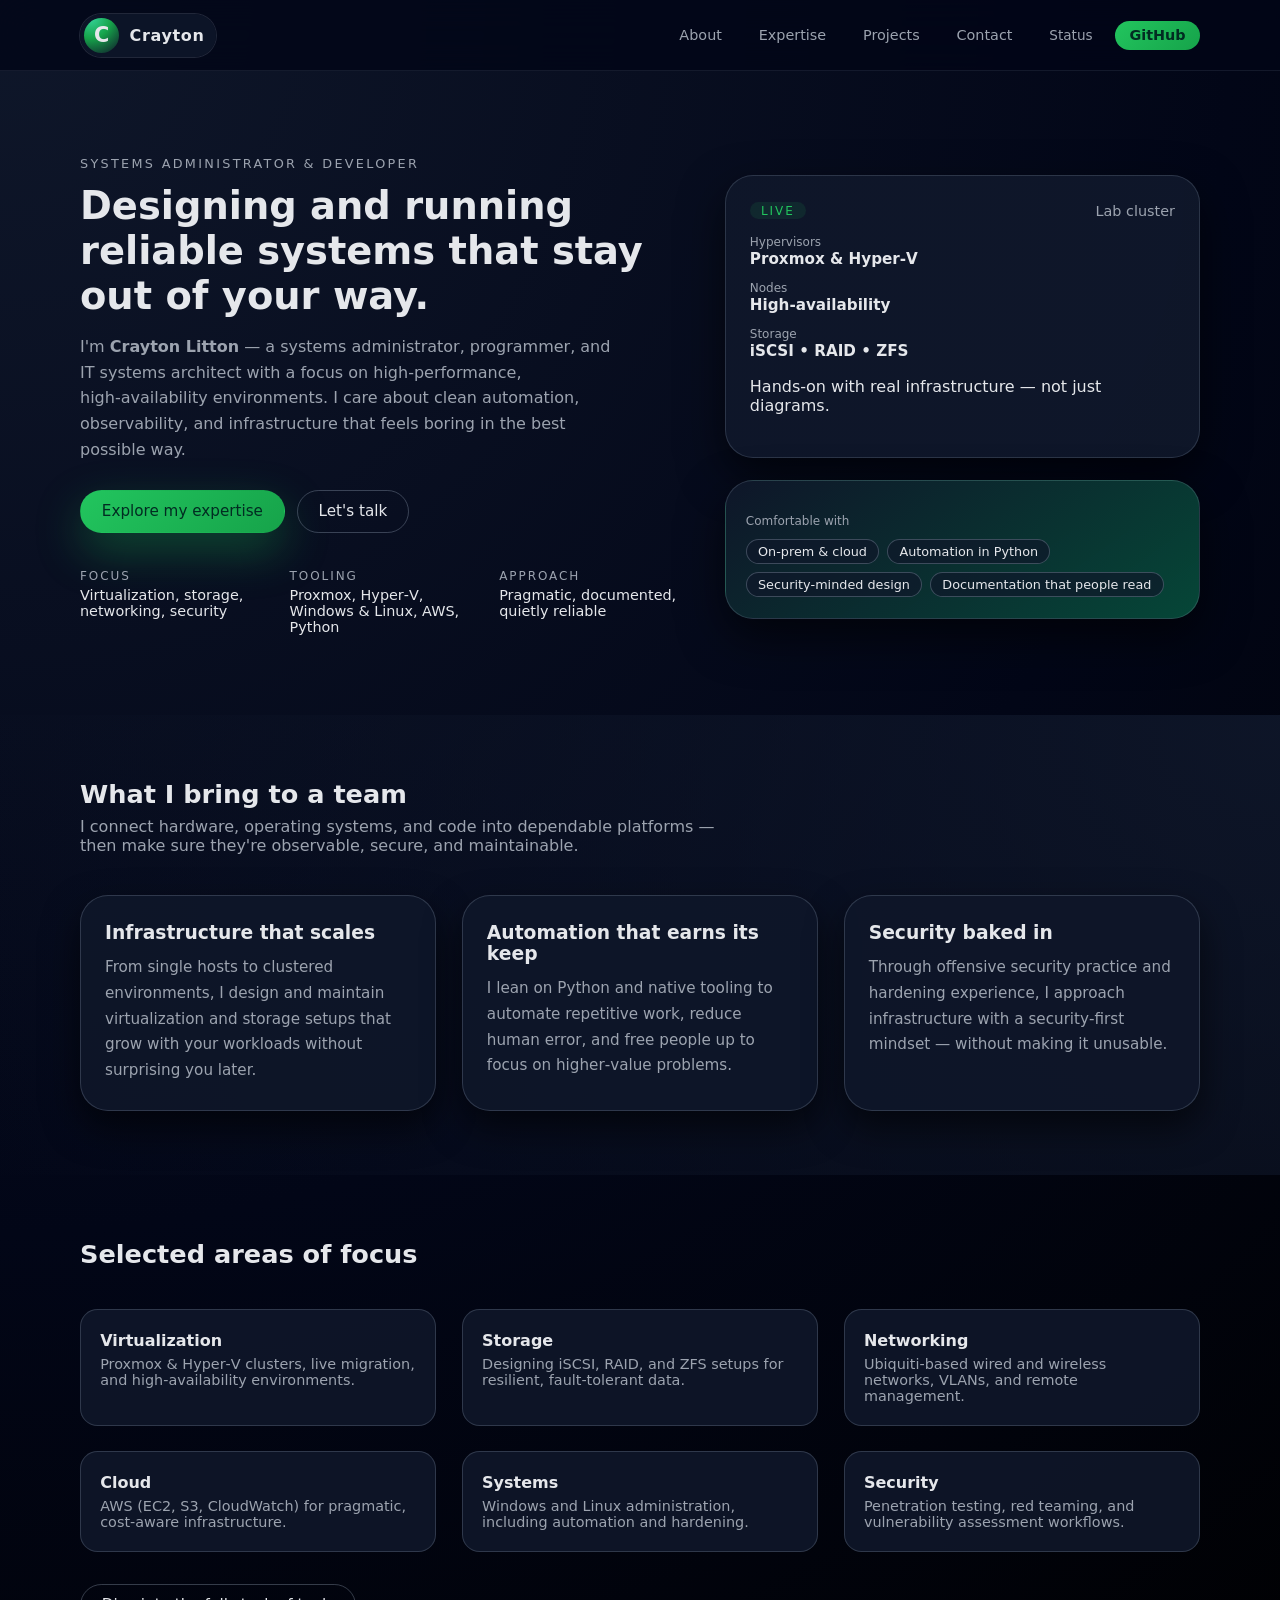
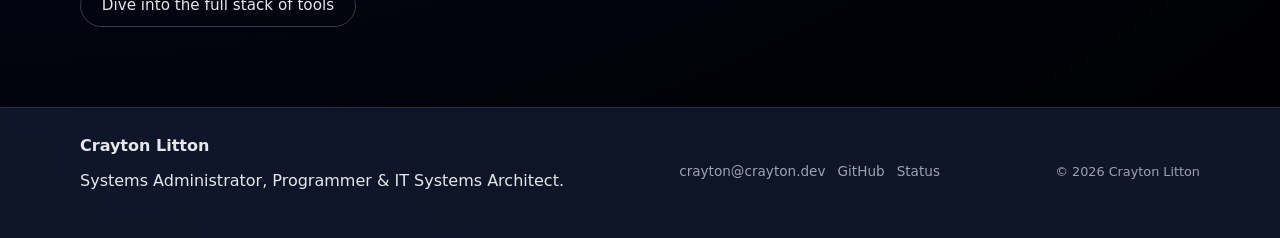
<file: index.html>
<!DOCTYPE html>
<html lang="en">
<head>
  <meta charset="UTF-8" />
  <meta name="viewport" content="width=device-width, initial-scale=1.0" />
  <title>Crayton Litton | Systems Administrator & Developer</title>
  <meta name="description" content="Portfolio of Crayton Litton, a systems administrator, programmer, and IT systems architect focused on reliable infrastructure and clean automation." />
  <link rel="stylesheet" href="assets/css/style.css" />
  <link rel="icon" type="image/svg+xml" href="data:image/svg+xml,%3Csvg xmlns='http://www.w3.org/2000/svg' viewBox='0 0 64 64'%3E%3Crect width='64' height='64' rx='12' fill='%230f172a'/%3E%3Ctext x='50%25' y='50%25' dy='.35em' text-anchor='middle' font-size='28' fill='%23e5e7eb' font-family='system-ui, -apple-system, BlinkMacSystemFont, sans-serif'%3EC%3C/text%3E%3C/svg%3E" />
</head>
<body>
  <div class="page-wrap">
    <header class="site-header">
      <div class="shell">
        <div class="header-inner">
          <a href="index.html" class="logo" aria-label="Go to home">
            <span class="logo-mark">C</span>
            <span class="logo-text">Crayton</span>
          </a>

          <button class="nav-toggle" aria-label="Toggle navigation" aria-expanded="false">
            <span></span>
            <span></span>
          </button>

          <nav class="site-nav" aria-label="Main navigation">
            <a href="about.html" class="nav-link">About</a>
            <a href="expertise.html" class="nav-link">Expertise</a>
            <a href="projects.html" class="nav-link">Projects</a>
            <a href="contact.html" class="nav-link">Contact</a>
            <a href="https://status.crayton.dev" class="nav-link nav-link--subtle" target="_blank" rel="noreferrer">Status</a>
            <a href="https://github.com/Crcoli7307" class="nav-link nav-link--button" target="_blank" rel="noreferrer">GitHub</a>
          </nav>
        </div>
      </div>
    </header>

    <main>
      <section class="hero-section">
        <div class="shell hero-grid">
          <div class="hero-copy">
            <p class="eyebrow">Systems Administrator & Developer</p>
            <h1>Designing and running reliable systems that stay out of your way.</h1>
            <p class="lead">
              I'm <strong>Crayton Litton</strong> — a systems administrator, programmer, and IT systems architect with a
              focus on high‑performance, high‑availability environments. I care about clean automation, observability,
              and infrastructure that feels boring in the best possible way.
            </p>

            <div class="hero-actions">
              <a href="expertise.html" class="button primary">Explore my expertise</a>
              <a href="contact.html" class="button ghost">Let's talk</a>
            </div>

            <dl class="hero-meta" aria-label="Highlights">
              <div>
                <dt>Focus</dt>
                <dd>Virtualization, storage, networking, security</dd>
              </div>
              <div>
                <dt>Tooling</dt>
                <dd>Proxmox, Hyper‑V, Windows & Linux, AWS, Python</dd>
              </div>
              <div>
                <dt>Approach</dt>
                <dd>Pragmatic, documented, quietly reliable</dd>
              </div>
            </dl>
          </div>

          <div class="hero-panel" aria-hidden="true">
            <div class="hero-card">
              <header>
                <span class="pill pill-green">Live</span>
                <span class="hero-card-title">Lab cluster</span>
              </header>
              <ul class="hero-metrics">
                <li>
                  <span>Hypervisors</span>
                  <strong>Proxmox & Hyper‑V</strong>
                </li>
                <li>
                  <span>Nodes</span>
                  <strong>High‑availability</strong>
                </li>
                <li>
                  <span>Storage</span>
                  <strong>iSCSI • RAID • ZFS</strong>
                </li>
              </ul>
              <footer>
                <p>Hands‑on with real infrastructure — not just diagrams.</p>
              </footer>
            </div>

            <div class="hero-card secondary">
              <p class="small-label">Comfortable with</p>
              <ul class="tag-list">
                <li>On‑prem & cloud</li>
                <li>Automation in Python</li>
                <li>Security‑minded design</li>
                <li>Documentation that people read</li>
              </ul>
            </div>
          </div>
        </div>
      </section>

      <section class="section section--muted">
        <div class="shell">
          <header class="section-header">
            <h2>What I bring to a team</h2>
            <p>
              I connect hardware, operating systems, and code into dependable platforms — then make sure they're
              observable, secure, and maintainable.
            </p>
          </header>

          <div class="grid-3">
            <article class="card">
              <h3>Infrastructure that scales</h3>
              <p>
                From single hosts to clustered environments, I design and maintain virtualization and storage setups
                that grow with your workloads without surprising you later.
              </p>
            </article>

            <article class="card">
              <h3>Automation that earns its keep</h3>
              <p>
                I lean on Python and native tooling to automate repetitive work, reduce human error, and free people up
                to focus on higher‑value problems.
              </p>
            </article>

            <article class="card">
              <h3>Security baked in</h3>
              <p>
                Through offensive security practice and hardening experience, I approach infrastructure with a
                security‑first mindset — without making it unusable.
              </p>
            </article>
          </div>
        </div>
      </section>

      <section class="section">
        <div class="shell">
          <header class="section-header">
            <h2>Selected areas of focus</h2>
          </header>

          <div class="grid-3">
            <article class="mini-card">
              <h3>Virtualization</h3>
              <p>Proxmox & Hyper‑V clusters, live migration, and high‑availability environments.</p>
            </article>
            <article class="mini-card">
              <h3>Storage</h3>
              <p>Designing iSCSI, RAID, and ZFS setups for resilient, fault‑tolerant data.</p>
            </article>
            <article class="mini-card">
              <h3>Networking</h3>
              <p>Ubiquiti‑based wired and wireless networks, VLANs, and remote management.</p>
            </article>
            <article class="mini-card">
              <h3>Cloud</h3>
              <p>AWS (EC2, S3, CloudWatch) for pragmatic, cost‑aware infrastructure.</p>
            </article>
            <article class="mini-card">
              <h3>Systems</h3>
              <p>Windows and Linux administration, including automation and hardening.</p>
            </article>
            <article class="mini-card">
              <h3>Security</h3>
              <p>Penetration testing, red teaming, and vulnerability assessment workflows.</p>
            </article>
          </div>

          <div class="section-cta">
            <a href="expertise.html" class="button ghost">Dive into the full stack of tools</a>
          </div>
        </div>
      </section>
    </main>

    <footer class="site-footer">
      <div class="shell footer-inner">
        <div>
          <p class="footer-title">Crayton Litton</p>
          <p>Systems Administrator, Programmer & IT Systems Architect.</p>
        </div>
        <div class="footer-links">
          <a href="mailto:crayton@crayton.dev">crayton@crayton.dev</a>
          <a href="https://github.com/Crcoli7307" target="_blank" rel="noreferrer">GitHub</a>
          <a href="https://status.crayton.dev" target="_blank" rel="noreferrer">Status</a>
        </div>
        <p class="footer-meta">&copy; <span id="year"></span> Crayton Litton</p>
      </div>
    </footer>
  </div>

  <script src="assets/js/main.js" defer></script>
</body>
</html>
</file>
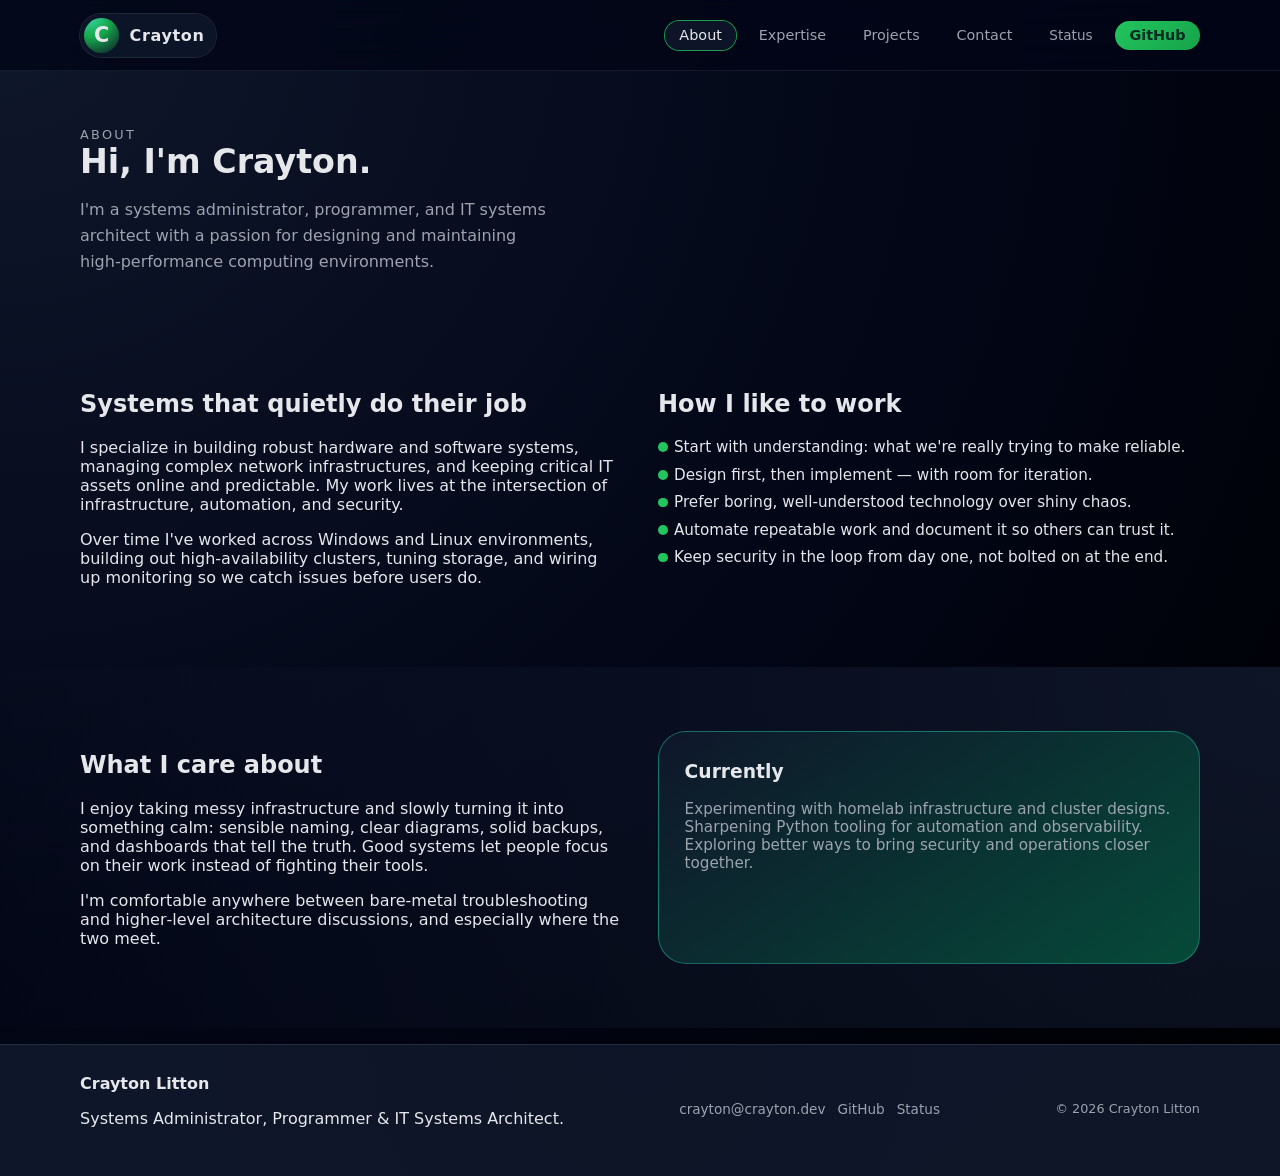
<file: about.html>
<!DOCTYPE html>
<html lang="en">
<head>
  <meta charset="UTF-8" />
  <meta name="viewport" content="width=device-width, initial-scale=1.0" />
  <title>About | Crayton Litton</title>
  <meta name="description" content="Learn more about systems administrator and developer Crayton Litton and his approach to infrastructure and automation." />
  <link rel="stylesheet" href="assets/css/style.css" />
</head>
<body>
  <div class="page-wrap">
    <header class="site-header">
      <div class="shell">
        <div class="header-inner">
          <a href="index.html" class="logo" aria-label="Go to home">
            <span class="logo-mark">C</span>
            <span class="logo-text">Crayton</span>
          </a>

          <button class="nav-toggle" aria-label="Toggle navigation" aria-expanded="false">
            <span></span>
            <span></span>
          </button>

          <nav class="site-nav" aria-label="Main navigation">
            <a href="about.html" class="nav-link nav-link--active">About</a>
            <a href="expertise.html" class="nav-link">Expertise</a>
            <a href="projects.html" class="nav-link">Projects</a>
            <a href="contact.html" class="nav-link">Contact</a>
            <a href="https://status.crayton.dev" class="nav-link nav-link--subtle" target="_blank" rel="noreferrer">Status</a>
            <a href="https://github.com/Crcoli7307" class="nav-link nav-link--button" target="_blank" rel="noreferrer">GitHub</a>
          </nav>
        </div>
      </div>
    </header>

    <main>
      <section class="page-hero">
        <div class="shell">
          <p class="eyebrow">About</p>
          <h1>Hi, I'm Crayton.</h1>
          <p class="lead narrow">
            I'm a systems administrator, programmer, and IT systems architect with a passion for designing and
            maintaining high‑performance computing environments.
          </p>
        </div>
      </section>

      <section class="section">
        <div class="shell grid-2">
          <article>
            <h2>Systems that quietly do their job</h2>
            <p>
              I specialize in building robust hardware and software systems, managing complex network infrastructures,
              and keeping critical IT assets online and predictable. My work lives at the intersection of
              infrastructure, automation, and security.
            </p>
            <p>
              Over time I've worked across Windows and Linux environments, building out high‑availability clusters,
              tuning storage, and wiring up monitoring so we catch issues before users do.
            </p>
          </article>

          <article>
            <h2>How I like to work</h2>
            <ul class="checklist">
              <li>Start with understanding: what we're really trying to make reliable.</li>
              <li>Design first, then implement — with room for iteration.</li>
              <li>Prefer boring, well‑understood technology over shiny chaos.</li>
              <li>Automate repeatable work and document it so others can trust it.</li>
              <li>Keep security in the loop from day one, not bolted on at the end.</li>
            </ul>
          </article>
        </div>
      </section>

      <section class="section section--muted">
        <div class="shell grid-2">
          <article>
            <h2>What I care about</h2>
            <p>
              I enjoy taking messy infrastructure and slowly turning it into something calm: sensible naming, clear
              diagrams, solid backups, and dashboards that tell the truth. Good systems let people focus on their work
              instead of fighting their tools.
            </p>
            <p>
              I'm comfortable anywhere between bare‑metal troubleshooting and higher‑level architecture discussions,
              and especially where the two meet.
            </p>
          </article>

          <aside class="callout">
            <h3>Currently</h3>
            <ul class="plain-list">
              <li>Experimenting with homelab infrastructure and cluster designs.</li>
              <li>Sharpening Python tooling for automation and observability.</li>
              <li>Exploring better ways to bring security and operations closer together.</li>
            </ul>
          </aside>
        </div>
      </section>
    </main>

    <footer class="site-footer">
      <div class="shell footer-inner">
        <div>
          <p class="footer-title">Crayton Litton</p>
          <p>Systems Administrator, Programmer & IT Systems Architect.</p>
        </div>
        <div class="footer-links">
          <a href="mailto:crayton@crayton.dev">crayton@crayton.dev</a>
          <a href="https://github.com/Crcoli7307" target="_blank" rel="noreferrer">GitHub</a>
          <a href="https://status.crayton.dev" target="_blank" rel="noreferrer">Status</a>
        </div>
        <p class="footer-meta">&copy; <span id="year"></span> Crayton Litton</p>
      </div>
    </footer>
  </div>

  <script src="assets/js/main.js" defer></script>
</body>
</html>
</file>
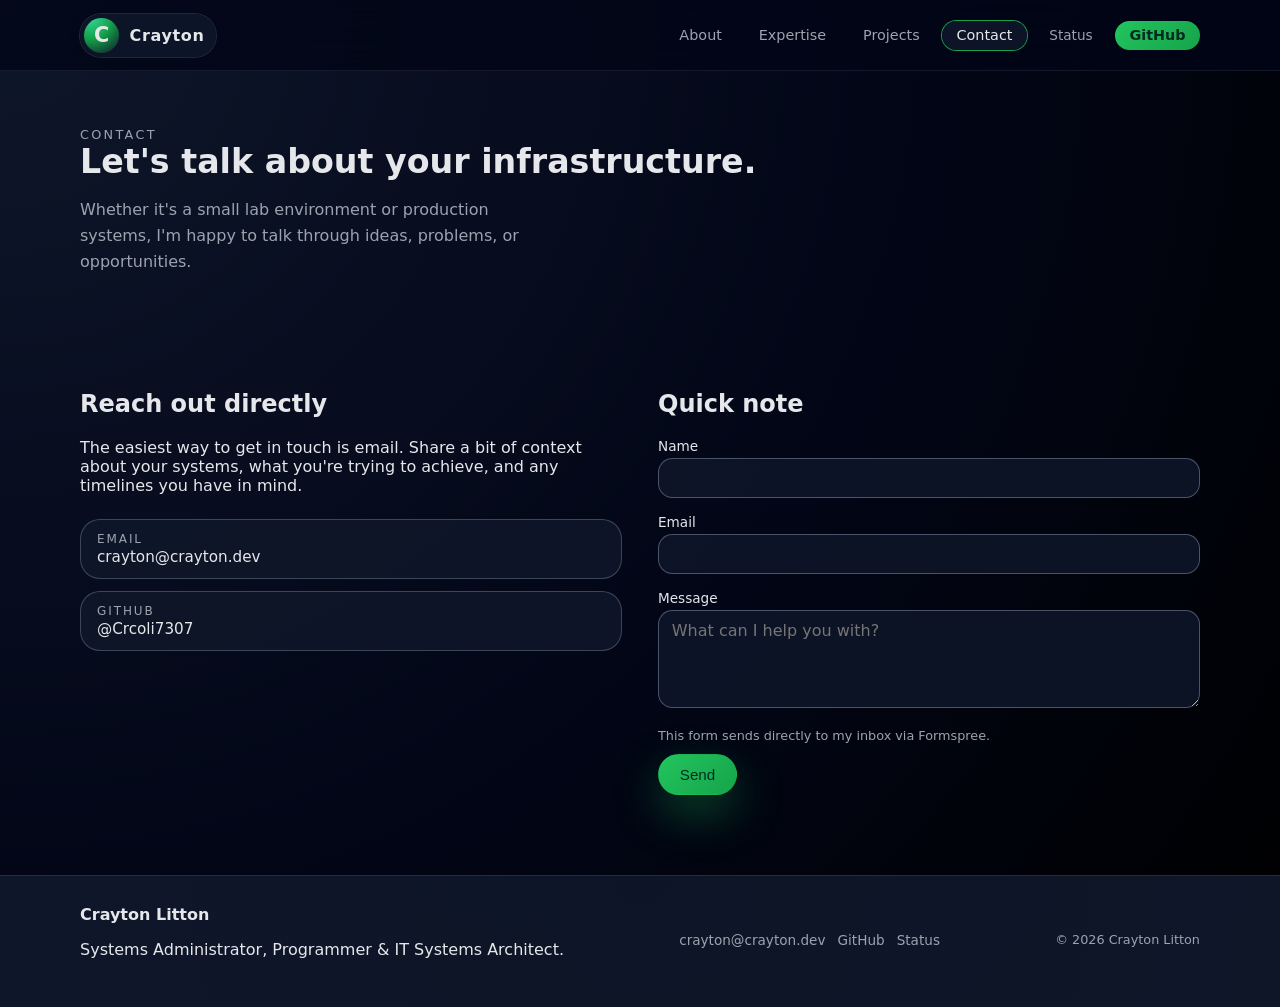
<file: contact.html>
<!DOCTYPE html>
<html lang="en">
<head>
  <meta charset="UTF-8" />
  <meta name="viewport" content="width=device-width, initial-scale=1.0" />
  <title>Contact | Crayton Litton</title>
  <meta name="description" content="Get in touch with systems administrator and developer Crayton Litton." />
  <link rel="stylesheet" href="assets/css/style.css" />
</head>
<body>
  <div class="page-wrap">
    <header class="site-header">
      <div class="shell">
        <div class="header-inner">
          <a href="index.html" class="logo" aria-label="Go to home">
            <span class="logo-mark">C</span>
            <span class="logo-text">Crayton</span>
          </a>

          <button class="nav-toggle" aria-label="Toggle navigation" aria-expanded="false">
            <span></span>
            <span></span>
          </button>

          <nav class="site-nav" aria-label="Main navigation">
            <a href="about.html" class="nav-link">About</a>
            <a href="expertise.html" class="nav-link">Expertise</a>
            <a href="projects.html" class="nav-link">Projects</a>
            <a href="contact.html" class="nav-link nav-link--active">Contact</a>
            <a href="https://status.crayton.dev" class="nav-link nav-link--subtle" target="_blank" rel="noreferrer">Status</a>
            <a href="https://github.com/Crcoli7307" class="nav-link nav-link--button" target="_blank" rel="noreferrer">GitHub</a>
          </nav>
        </div>
      </div>
    </header>

    <main>
      <section class="page-hero">
        <div class="shell">
          <p class="eyebrow">Contact</p>
          <h1>Let's talk about your infrastructure.</h1>
          <p class="lead narrow">
            Whether it's a small lab environment or production systems, I'm happy to talk through ideas, problems, or
            opportunities.
          </p>
        </div>
      </section>

      <section class="section">
        <div class="shell grid-2 contact-grid">
          <article>
            <h2>Reach out directly</h2>
            <p>
              The easiest way to get in touch is email. Share a bit of context about your systems, what you're trying to
              achieve, and any timelines you have in mind.
            </p>
            <div class="contact-methods">
              <a class="contact-chip" href="mailto:crayton@crayton.dev">
                <span class="chip-label">Email</span>
                <span class="chip-value">crayton@crayton.dev</span>
              </a>
              <a class="contact-chip" href="https://github.com/Crcoli7307" target="_blank" rel="noreferrer">
                <span class="chip-label">GitHub</span>
                <span class="chip-value">@Crcoli7307</span>
              </a>
            </div>
          </article>

          <article>
            <h2>Quick note</h2>
            <!-- Formspree-wired form -->
            <form
              class="contact-form"
              id="contact-form"
              action="https://formspree.io/f/xvgjzgrz"
              method="POST"
            >
              <div class="field">
                <label for="name">Name</label>
                <input type="text" id="name" name="name" autocomplete="name" />
              </div>
              <div class="field">
                <label for="email">Email</label>
                <!-- Formspree expects name="email" -->
                <input type="email" id="email" name="email" autocomplete="email" required />
              </div>
              <div class="field">
                <label for="message">Message</label>
                <!-- Formspree example uses name="message" -->
                <textarea id="message" name="message" rows="4" placeholder="What can I help you with?" required></textarea>
              </div>
              <p class="form-note">This form sends directly to my inbox via Formspree.</p>
              <button type="submit" class="button primary">Send</button>
            </form>
          </article>
        </div>
      </section>
    </main>

    <footer class="site-footer">
      <div class="shell footer-inner">
        <div>
          <p class="footer-title">Crayton Litton</p>
          <p>Systems Administrator, Programmer & IT Systems Architect.</p>
        </div>
        <div class="footer-links">
          <a href="mailto:crayton@crayton.dev">crayton@crayton.dev</a>
          <a href="https://github.com/Crcoli7307" target="_blank" rel="noreferrer">GitHub</a>
          <a href="https://status.crayton.dev" target="_blank" rel="noreferrer">Status</a>
        </div>
        <p class="footer-meta">&copy; <span id="year"></span> Crayton Litton</p>
      </div>
    </footer>
  </div>

  <script src="assets/js/main.js" defer></script>
</body>
</html>
</file>
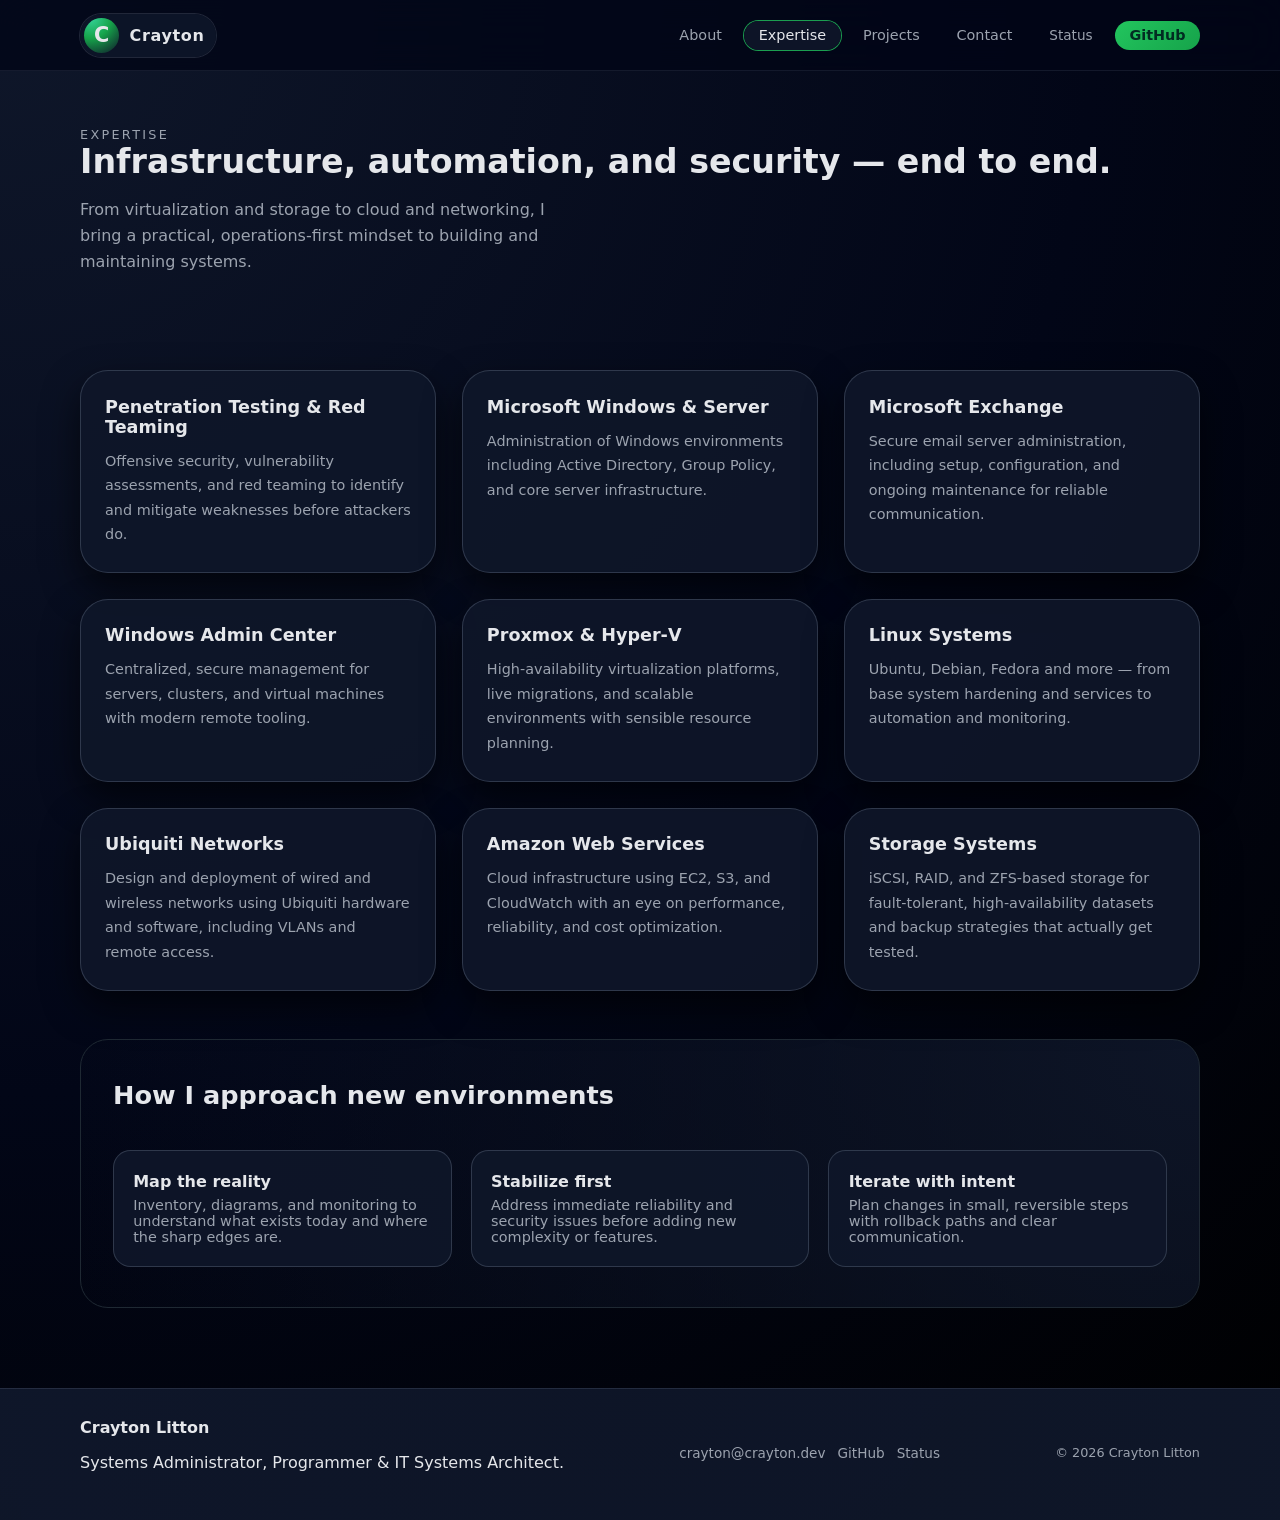
<file: expertise.html>
<!DOCTYPE html>
<html lang="en">
<head>
  <meta charset="UTF-8" />
  <meta name="viewport" content="width=device-width, initial-scale=1.0" />
  <title>Expertise | Crayton Litton</title>
  <meta name="description" content="Explore the technical expertise of systems administrator and developer Crayton Litton across virtualization, storage, networking, cloud, and security." />
  <link rel="stylesheet" href="assets/css/style.css" />
</head>
<body>
  <div class="page-wrap">
    <header class="site-header">
      <div class="shell">
        <div class="header-inner">
          <a href="index.html" class="logo" aria-label="Go to home">
            <span class="logo-mark">C</span>
            <span class="logo-text">Crayton</span>
          </a>

          <button class="nav-toggle" aria-label="Toggle navigation" aria-expanded="false">
            <span></span>
            <span></span>
          </button>

          <nav class="site-nav" aria-label="Main navigation">
            <a href="about.html" class="nav-link">About</a>
            <a href="expertise.html" class="nav-link nav-link--active">Expertise</a>
            <a href="projects.html" class="nav-link">Projects</a>
            <a href="contact.html" class="nav-link">Contact</a>
            <a href="https://status.crayton.dev" class="nav-link nav-link--subtle" target="_blank" rel="noreferrer">Status</a>
            <a href="https://github.com/Crcoli7307" class="nav-link nav-link--button" target="_blank" rel="noreferrer">GitHub</a>
          </nav>
        </div>
      </div>
    </header>

    <main>
      <section class="page-hero">
        <div class="shell">
          <p class="eyebrow">Expertise</p>
          <h1>Infrastructure, automation, and security — end to end.</h1>
          <p class="lead narrow">
            From virtualization and storage to cloud and networking, I bring a practical, operations‑first mindset to
            building and maintaining systems.
          </p>
        </div>
      </section>

      <section class="section">
        <div class="shell">
          <div class="grid-3">
            <article class="card skill">
              <h2>Penetration Testing & Red Teaming</h2>
              <p>
                Offensive security, vulnerability assessments, and red teaming to identify and mitigate weaknesses before
                attackers do.
              </p>
            </article>

            <article class="card skill">
              <h2>Microsoft Windows & Server</h2>
              <p>
                Administration of Windows environments including Active Directory, Group Policy, and core server
                infrastructure.
              </p>
            </article>

            <article class="card skill">
              <h2>Microsoft Exchange</h2>
              <p>
                Secure email server administration, including setup, configuration, and ongoing maintenance for reliable
                communication.
              </p>
            </article>

            <article class="card skill">
              <h2>Windows Admin Center</h2>
              <p>
                Centralized, secure management for servers, clusters, and virtual machines with modern remote tooling.
              </p>
            </article>

            <article class="card skill">
              <h2>Proxmox & Hyper‑V</h2>
              <p>
                High‑availability virtualization platforms, live migrations, and scalable environments with sensible
                resource planning.
              </p>
            </article>

            <article class="card skill">
              <h2>Linux Systems</h2>
              <p>
                Ubuntu, Debian, Fedora and more — from base system hardening and services to automation and monitoring.
              </p>
            </article>

            <article class="card skill">
              <h2>Ubiquiti Networks</h2>
              <p>
                Design and deployment of wired and wireless networks using Ubiquiti hardware and software, including
                VLANs and remote access.
              </p>
            </article>

            <article class="card skill">
              <h2>Amazon Web Services</h2>
              <p>
                Cloud infrastructure using EC2, S3, and CloudWatch with an eye on performance, reliability, and cost
                optimization.
              </p>
            </article>

            <article class="card skill">
              <h2>Storage Systems</h2>
              <p>
                iSCSI, RAID, and ZFS‑based storage for fault‑tolerant, high‑availability datasets and backup strategies
                that actually get tested.
              </p>
            </article>
          </div>

          <section class="section section--muted section--inner">
            <header class="section-header">
              <h2>How I approach new environments</h2>
            </header>
            <div class="grid-3 compact">
              <article class="mini-card">
                <h3>Map the reality</h3>
                <p>Inventory, diagrams, and monitoring to understand what exists today and where the sharp edges are.</p>
              </article>
              <article class="mini-card">
                <h3>Stabilize first</h3>
                <p>Address immediate reliability and security issues before adding new complexity or features.</p>
              </article>
              <article class="mini-card">
                <h3>Iterate with intent</h3>
                <p>Plan changes in small, reversible steps with rollback paths and clear communication.</p>
              </article>
            </div>
          </section>
        </div>
      </section>
    </main>

    <footer class="site-footer">
      <div class="shell footer-inner">
        <div>
          <p class="footer-title">Crayton Litton</p>
          <p>Systems Administrator, Programmer & IT Systems Architect.</p>
        </div>
        <div class="footer-links">
          <a href="mailto:crayton@crayton.dev">crayton@crayton.dev</a>
          <a href="https://github.com/Crcoli7307" target="_blank" rel="noreferrer">GitHub</a>
          <a href="https://status.crayton.dev" target="_blank" rel="noreferrer">Status</a>
        </div>
        <p class="footer-meta">&copy; <span id="year"></span> Crayton Litton</p>
      </div>
    </footer>
  </div>

  <script src="assets/js/main.js" defer></script>
</body>
</html>
</file>
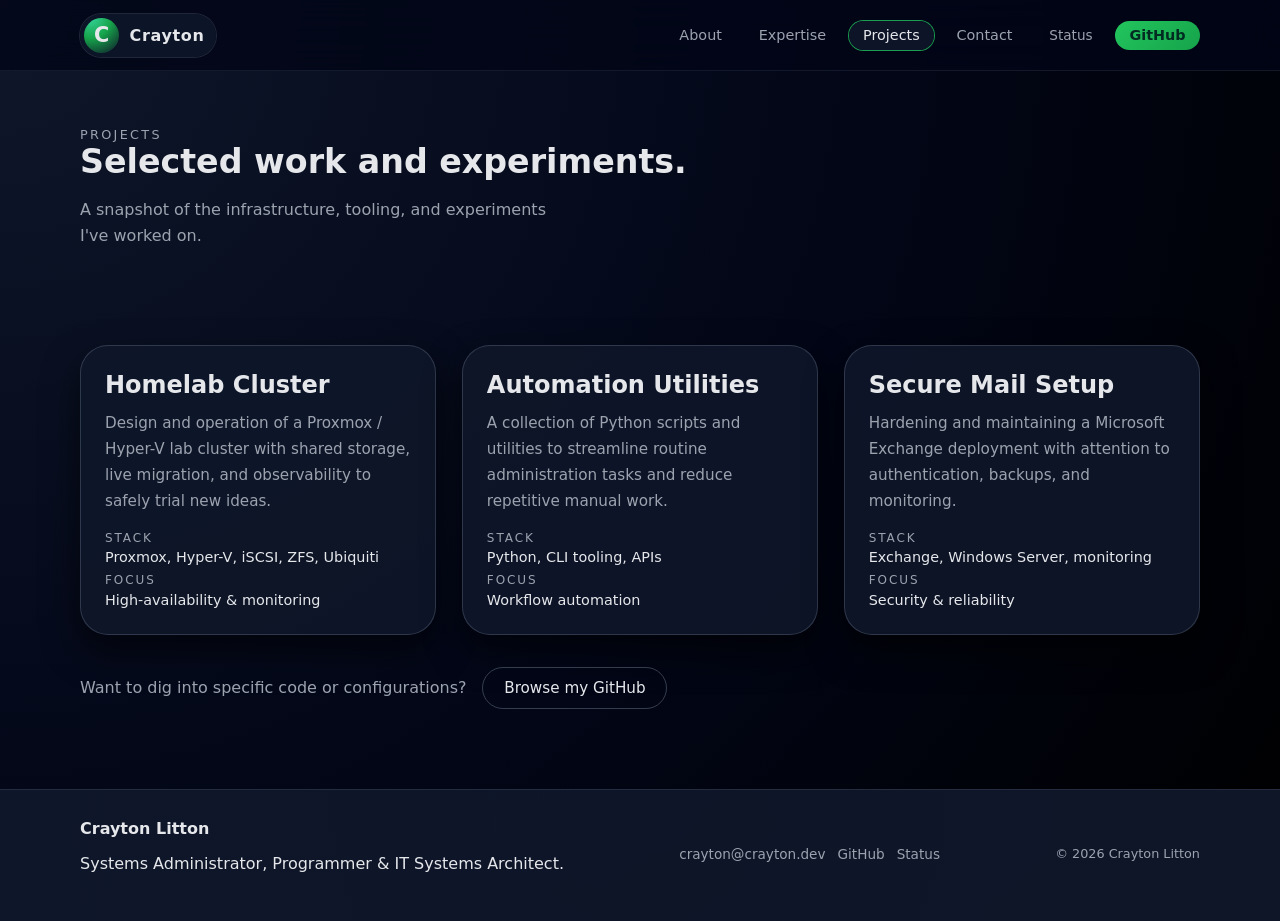
<file: projects.html>
<!DOCTYPE html>
<html lang="en">
<head>
  <meta charset="UTF-8" />
  <meta name="viewport" content="width=device-width, initial-scale=1.0" />
  <title>Projects | Crayton Litton</title>
  <meta name="description" content="Selected infrastructure, automation, and security projects by Crayton Litton." />
  <link rel="stylesheet" href="assets/css/style.css" />
</head>
<body>
  <div class="page-wrap">
    <header class="site-header">
      <div class="shell">
        <div class="header-inner">
          <a href="index.html" class="logo" aria-label="Go to home">
            <span class="logo-mark">C</span>
            <span class="logo-text">Crayton</span>
          </a>

          <button class="nav-toggle" aria-label="Toggle navigation" aria-expanded="false">
            <span></span>
            <span></span>
          </button>

          <nav class="site-nav" aria-label="Main navigation">
            <a href="about.html" class="nav-link">About</a>
            <a href="expertise.html" class="nav-link">Expertise</a>
            <a href="projects.html" class="nav-link nav-link--active">Projects</a>
            <a href="contact.html" class="nav-link">Contact</a>
            <a href="https://status.crayton.dev" class="nav-link nav-link--subtle" target="_blank" rel="noreferrer">Status</a>
            <a href="https://github.com/Crcoli7307" class="nav-link nav-link--button" target="_blank" rel="noreferrer">GitHub</a>
          </nav>
        </div>
      </div>
    </header>

    <main>
      <section class="page-hero">
        <div class="shell">
          <p class="eyebrow">Projects</p>
          <h1>Selected work and experiments.</h1>
          <p class="lead narrow">
            A snapshot of the infrastructure, tooling, and experiments I've worked on.
          </p>
        </div>
      </section>

      <section class="section">
        <div class="shell grid-3">
          <article class="card project">
            <h2>Homelab Cluster</h2>
            <p>
              Design and operation of a Proxmox / Hyper-V lab cluster with shared storage, live migration, and
              observability to safely trial new ideas.
            </p>
            <dl class="project-meta">
              <div>
                <dt>Stack</dt>
                <dd>Proxmox, Hyper-V, iSCSI, ZFS, Ubiquiti</dd>
              </div>
              <div>
                <dt>Focus</dt>
                <dd>High-availability & monitoring</dd>
              </div>
            </dl>
          </article>

          <article class="card project">
            <h2>Automation Utilities</h2>
            <p>
              A collection of Python scripts and utilities to streamline routine administration tasks and reduce
              repetitive manual work.
            </p>
            <dl class="project-meta">
              <div>
                <dt>Stack</dt>
                <dd>Python, CLI tooling, APIs</dd>
              </div>
              <div>
                <dt>Focus</dt>
                <dd>Workflow automation</dd>
              </div>
            </dl>
          </article>

          <article class="card project">
            <h2>Secure Mail Setup</h2>
            <p>
              Hardening and maintaining a Microsoft Exchange deployment with attention to authentication, backups, and
              monitoring.
            </p>
            <dl class="project-meta">
              <div>
                <dt>Stack</dt>
                <dd>Exchange, Windows Server, monitoring</dd>
              </div>
              <div>
                <dt>Focus</dt>
                <dd>Security & reliability</dd>
              </div>
            </dl>
          </article>
        </div>

        <div class="shell section-cta">
          <p>Want to dig into specific code or configurations?</p>
          <a href="https://github.com/Crcoli7307" class="button ghost" target="_blank" rel="noreferrer">Browse my GitHub</a>
        </div>
      </section>
    </main>

    <footer class="site-footer">
      <div class="shell footer-inner">
        <div>
          <p class="footer-title">Crayton Litton</p>
          <p>Systems Administrator, Programmer & IT Systems Architect.</p>
        </div>
        <div class="footer-links">
          <a href="mailto:crayton@crayton.dev">crayton@crayton.dev</a>
          <a href="https://github.com/Crcoli7307" target="_blank" rel="noreferrer">GitHub</a>
          <a href="https://status.crayton.dev" target="_blank" rel="noreferrer">Status</a>
        </div>
        <p class="footer-meta">&copy; <span id="year"></span> Crayton Litton</p>
      </div>
    </footer>
  </div>

  <script src="assets/js/main.js" defer></script>
</body>
</html>
</file>
<file: assets/css/style.css>
:root {
  --bg: #020617;
  --bg-elevated: #020617;
  --bg-soft: #020617;
  --surface: #020617;
  --surface-soft: #020617;
  --border-subtle: #1f2933;
  --accent: #22c55e;
  --accent-soft: rgba(34, 197, 94, 0.1);
  --accent-strong: #16a34a;
  --text: #e5e7eb;
  --muted: #9ca3af;
  --danger: #f87171;
  --shadow-soft: 0 18px 45px rgba(0, 0, 0, 0.6);
  --radius-lg: 1.25rem;
  --radius-xl: 1.75rem;
  --radius-pill: 999px;
  --shell: min(1120px, 100% - 3rem);
}

* {
  box-sizing: border-box;
}

html,
body {
  margin: 0;
  padding: 0;
}

body {
  font-family: system-ui, -apple-system, BlinkMacSystemFont, "SF Pro Text", "Segoe UI", sans-serif;
  background: radial-gradient(circle at top left, #0f172a 0, #020617 55%, #000 100%);
  color: var(--text);
  min-height: 100vh;
}

img {
  max-width: 100%;
  display: block;
}

a {
  color: inherit;
  text-decoration: none;
}

a:hover {
  text-decoration: underline;
}

.page-wrap {
  min-height: 100vh;
  display: flex;
  flex-direction: column;
}

main {
  flex: 1;
}

.shell {
  width: var(--shell);
  margin-inline: auto;
}

.section {
  padding: 4rem 0;
}

.section--muted {
  background: radial-gradient(circle at top right, rgba(15, 23, 42, 0.9), rgba(15, 23, 42, 0.02));
}

.section--inner {
  margin-top: 3rem;
  border-radius: var(--radius-xl);
  border: 1px solid var(--border-subtle);
  padding: 2.5rem 2rem;
}

.section-header {
  max-width: 40rem;
  margin-bottom: 2.5rem;
}

.section-header h2 {
  margin: 0 0 0.5rem;
  font-size: clamp(1.6rem, 2vw, 2rem);
}

.section-header p {
  margin: 0;
  color: var(--muted);
}

.section-cta {
  margin-top: 2rem;
  display: flex;
  align-items: center;
  gap: 1rem;
}

.section-cta p {
  margin: 0;
  color: var(--muted);
}

/* Header */

.site-header {
  position: sticky;
  top: 0;
  z-index: 20;
  backdrop-filter: blur(20px);
  background: rgba(2, 6, 23, 0.8);
  border-bottom: 1px solid rgba(148, 163, 184, 0.12);
}

.header-inner {
  display: flex;
  align-items: center;
  justify-content: space-between;
  padding: 0.85rem 0;
}

.logo {
  display: inline-flex;
  align-items: center;
  gap: 0.65rem;
  padding: 0.25rem 0.75rem 0.25rem 0.25rem;
  border-radius: var(--radius-pill);
  background: rgba(15, 23, 42, 0.85);
  box-shadow: 0 0 0 1px rgba(148, 163, 184, 0.2);
}

.logo-mark {
  width: 2.2rem;
  height: 2.2rem;
  border-radius: 999px;
  background: radial-gradient(circle at 20% 0, #34d399, #16a34a 45%, #0f172a 100%);
  display: inline-flex;
  align-items: center;
  justify-content: center;
  font-weight: 700;
  font-size: 1.3rem;
}

.logo-text {
  font-weight: 600;
  letter-spacing: 0.04em;
}

.site-nav {
  display: flex;
  align-items: center;
  gap: 0.5rem;
}

.nav-link {
  padding: 0.4rem 0.9rem;
  border-radius: var(--radius-pill);
  font-size: 0.9rem;
  color: var(--muted);
  text-decoration: none;
  transition: background 0.15s ease, color 0.15s ease, box-shadow 0.15s ease;
}

.nav-link:hover {
  background: rgba(15, 23, 42, 0.85);
  color: var(--text);
  box-shadow: 0 0 0 1px rgba(148, 163, 184, 0.2);
  text-decoration: none;
}

.nav-link--active {
  background: rgba(15, 23, 42, 0.9);
  color: var(--text);
  box-shadow: 0 0 0 1px rgba(34, 197, 94, 0.8);
}

.nav-link--button {
  background: linear-gradient(135deg, var(--accent), var(--accent-strong));
  color: #022c22;
  font-weight: 600;
}

.nav-link--button:hover {
  background: linear-gradient(135deg, var(--accent-strong), var(--accent));
  color: #022c22;
}

.nav-link--subtle {
  font-size: 0.85rem;
}

.nav-toggle {
  display: none;
  flex-direction: column;
  justify-content: center;
  gap: 0.25rem;
  width: 2.4rem;
  height: 2.4rem;
  border-radius: 999px;
  border: 1px solid rgba(148, 163, 184, 0.35);
  background: rgba(15, 23, 42, 0.9);
}

.nav-toggle span {
  height: 2px;
  width: 1.1rem;
  border-radius: 99px;
  background: #e5e7eb;
  margin-inline: auto;
}

/* Hero */

.hero-section {
  padding: 4.5rem 0 4rem;
}

.hero-grid {
  display: grid;
  grid-template-columns: minmax(0, 1.4fr) minmax(0, 1.1fr);
  gap: 2.5rem;
  align-items: center;
}

.eyebrow {
  font-size: 0.8rem;
  letter-spacing: 0.18em;
  text-transform: uppercase;
  color: var(--muted);
  margin-bottom: 0.75rem;
}

.hero-copy h1 {
  font-size: clamp(2.2rem, 3vw, 2.8rem);
  margin: 0 0 1rem;
}

.lead {
  font-size: 1rem;
  line-height: 1.6;
  color: var(--muted);
  max-width: 34rem;
}

.lead.narrow {
  max-width: 30rem;
}

.hero-actions {
  display: flex;
  flex-wrap: wrap;
  gap: 0.75rem;
  margin-top: 1.75rem;
}

.button {
  display: inline-flex;
  align-items: center;
  justify-content: center;
  padding: 0.7rem 1.3rem;
  border-radius: var(--radius-pill);
  border: 1px solid rgba(148, 163, 184, 0.35);
  font-size: 0.95rem;
  font-weight: 500;
  cursor: pointer;
  text-decoration: none;
  background: rgba(15, 23, 42, 0.88);
  color: var(--text);
  transition: background 0.15s ease, transform 0.1s ease, box-shadow 0.15s ease, border-color 0.15s ease;
}

.button.primary {
  background: linear-gradient(135deg, var(--accent), var(--accent-strong));
  border-color: transparent;
  color: #022c22;
  box-shadow: 0 18px 45px rgba(22, 163, 74, 0.4);
}

.button.primary:hover {
  transform: translateY(-1px);
  box-shadow: 0 22px 60px rgba(22, 163, 74, 0.55);
}

.button.ghost {
  background: transparent;
}

.button:disabled {
  opacity: 0.6;
  cursor: not-allowed;
}

.hero-meta {
  margin-top: 2.25rem;
  display: grid;
  grid-template-columns: repeat(3, minmax(0, 1fr));
  gap: 1.5rem;
}

.hero-meta dt {
  font-size: 0.75rem;
  text-transform: uppercase;
  letter-spacing: 0.16em;
  color: var(--muted);
}

.hero-meta dd {
  margin: 0.3rem 0 0;
  font-size: 0.9rem;
}

.hero-panel {
  display: grid;
  gap: 1.4rem;
}

.hero-card {
  border-radius: var(--radius-xl);
  padding: 1.6rem 1.5rem;
  background: radial-gradient(circle at top left, rgba(15, 23, 42, 0.95), rgba(15, 23, 42, 0.96));
  box-shadow: var(--shadow-soft);
  border: 1px solid rgba(148, 163, 184, 0.22);
}

.hero-card header {
  display: flex;
  justify-content: space-between;
  align-items: center;
  margin-bottom: 1rem;
}

.hero-card-title {
  font-size: 0.9rem;
  color: var(--muted);
}

.hero-metrics {
  list-style: none;
  padding: 0;
  margin: 0 0 1.1rem;
  display: grid;
  gap: 0.8rem;
}

.hero-metrics li span {
  display: block;
  font-size: 0.75rem;
  color: var(--muted);
}

.hero-metrics li strong {
  font-size: 0.95rem;
}

.hero-card.secondary {
  padding: 1.3rem 1.25rem;
  background: linear-gradient(145deg, rgba(15, 23, 42, 0.95), rgba(6, 78, 59, 0.9));
}

.small-label {
  font-size: 0.75rem;
  color: var(--muted);
  margin-bottom: 0.7rem;
}

.tag-list {
  list-style: none;
  padding: 0;
  margin: 0;
  display: flex;
  flex-wrap: wrap;
  gap: 0.5rem;
}

.tag-list li {
  padding: 0.25rem 0.7rem;
  border-radius: var(--radius-pill);
  background: rgba(15, 23, 42, 0.7);
  border: 1px solid rgba(148, 163, 184, 0.35);
  font-size: 0.8rem;
}

.pill {
  display: inline-flex;
  align-items: center;
  padding: 0.1rem 0.7rem;
  border-radius: 999px;
  font-size: 0.75rem;
  text-transform: uppercase;
  letter-spacing: 0.16em;
}

.pill-green {
  background: var(--accent-soft);
  color: var(--accent);
}

/* Cards & grids */

.grid-3 {
  display: grid;
  grid-template-columns: repeat(3, minmax(0, 1fr));
  gap: 1.6rem;
}

.grid-2 {
  display: grid;
  grid-template-columns: repeat(2, minmax(0, 1fr));
  gap: 2.25rem;
}

.card {
  border-radius: var(--radius-xl);
  padding: 1.6rem 1.5rem;
  background: rgba(15, 23, 42, 0.9);
  border: 1px solid rgba(148, 163, 184, 0.25);
  box-shadow: 0 16px 36px rgba(0, 0, 0, 0.6);
}

.card h3,
.card h2 {
  margin-top: 0;
  margin-bottom: 0.75rem;
}

.card p {
  margin: 0;
  color: var(--muted);
  font-size: 0.95rem;
  line-height: 1.7;
}

.mini-card {
  border-radius: 1.1rem;
  padding: 1.3rem 1.2rem;
  background: rgba(15, 23, 42, 0.9);
  border: 1px solid rgba(148, 163, 184, 0.25);
}

.mini-card h3 {
  margin: 0 0 0.4rem;
  font-size: 1rem;
}

.mini-card p {
  margin: 0;
  font-size: 0.9rem;
  color: var(--muted);
}

.skill h2 {
  font-size: 1.1rem;
}

.skill p {
  font-size: 0.9rem;
}

/* Page hero */

.page-hero {
  padding: 3.5rem 0 2rem;
}

.page-hero h1 {
  margin: 0 0 1rem;
  font-size: clamp(2rem, 2.6vw, 2.4rem);
}

.page-hero p {
  margin: 0;
}

/* Checklists */

.checklist {
  list-style: none;
  padding: 0;
  margin: 0;
  display: grid;
  gap: 0.6rem;
  font-size: 0.95rem;
}

.checklist li::before {
  content: "";
  display: inline-block;
  width: 0.6rem;
  height: 0.6rem;
  border-radius: 999px;
  margin-right: 0.4rem;
  background: var(--accent);
}

/* Callouts */

.callout {
  border-radius: var(--radius-xl);
  padding: 1.8rem 1.6rem;
  background: linear-gradient(145deg, rgba(15, 23, 42, 0.97), rgba(6, 78, 59, 0.95));
  border: 1px solid rgba(45, 212, 191, 0.4);
}

.callout h3 {
  margin-top: 0;
}

.plain-list {
  list-style: none;
  margin: 0.5rem 0 0;
  padding: 0;
}

.plain-list li {
  font-size: 0.95rem;
  color: var(--muted);
}

/* Projects */

.project-meta {
  margin: 1rem 0 0;
  display: grid;
  gap: 0.5rem;
}

.project-meta dt {
  font-size: 0.75rem;
  text-transform: uppercase;
  letter-spacing: 0.16em;
  color: var(--muted);
}

.project-meta dd {
  margin: 0.3rem 0 0;
  font-size: 0.9rem;
}

.project-link-note {
  margin-top: 0.8rem;
  font-size: 0.8rem;
  color: var(--muted);
}

/* Contact */

.contact-grid {
  align-items: flex-start;
}

.contact-methods {
  display: flex;
  flex-direction: column;
  gap: 0.8rem;
  margin-top: 1.5rem;
}

.contact-chip {
  display: flex;
  flex-direction: column;
  gap: 0.1rem;
  padding: 0.75rem 1rem;
  border-radius: var(--radius-lg);
  border: 1px solid rgba(148, 163, 184, 0.35);
  background: rgba(15, 23, 42, 0.9);
  text-decoration: none;
}

.contact-chip:hover {
  border-color: var(--accent);
  text-decoration: none;
}

.chip-label {
  font-size: 0.75rem;
  text-transform: uppercase;
  letter-spacing: 0.16em;
  color: var(--muted);
}

.chip-value {
  font-size: 0.95rem;
}

.contact-form {
  margin-top: 0.25rem;
}

.field {
  margin-bottom: 1rem;
}

.field label {
  display: block;
  font-size: 0.85rem;
  margin-bottom: 0.25rem;
}

.field input,
.field textarea {
  width: 100%;
  border-radius: 0.9rem;
  border: 1px solid rgba(148, 163, 184, 0.45);
  background: rgba(15, 23, 42, 0.85);
  color: var(--text);
  padding: 0.6rem 0.8rem;
  font: inherit;
}

.field input:focus,
.field textarea:focus {
  outline: none;
  border-color: var(--accent);
  box-shadow: 0 0 0 1px rgba(34, 197, 94, 0.6);
}

.form-note {
  font-size: 0.8rem;
  color: var(--muted);
  margin: 0 0 0.7rem;
}

/* Footer */

.site-footer {
  border-top: 1px solid rgba(148, 163, 184, 0.16);
  padding: 1.8rem 0 2rem;
  margin-top: 1rem;
  background: radial-gradient(circle at top, rgba(15, 23, 42, 0.9), rgba(15, 23, 42, 0.96));
}

.footer-inner {
  display: flex;
  flex-wrap: wrap;
  align-items: center;
  justify-content: space-between;
  gap: 1rem;
}

.footer-title {
  margin: 0 0 0.1rem;
  font-weight: 600;
}

.footer-links {
  display: flex;
  flex-wrap: wrap;
  gap: 0.75rem;
}

.footer-links a {
  font-size: 0.85rem;
  color: var(--muted);
}

.footer-meta {
  margin: 0;
  font-size: 0.8rem;
  color: var(--muted);
}

/* Util */

.small-text {
  font-size: 0.8rem;
  color: var(--muted);
}

.compact {
  gap: 1.2rem;
}

/* Responsive */

@media (max-width: 900px) {
  .hero-grid {
    grid-template-columns: minmax(0, 1fr);
  }

  .hero-panel {
    order: -1;
  }

  .grid-3 {
    grid-template-columns: repeat(2, minmax(0, 1fr));
  }
}

@media (max-width: 720px) {
  .shell {
    width: min(640px, 100% - 1.8rem);
  }

  .header-inner {
    padding-block: 0.7rem;
  }

  .site-nav {
    position: fixed;
    inset: 3.7rem 0 auto;
    padding: 0.6rem 0.9rem;
    flex-direction: row;
    flex-wrap: wrap;
    justify-content: center;
    background: rgba(15, 23, 42, 0.98);
    border-bottom: 1px solid rgba(148, 163, 184, 0.25);
    transform-origin: top;
    transform: scaleY(0);
    opacity: 0;
    pointer-events: none;
    transition: transform 0.16s ease-out, opacity 0.16s ease-out;
  }

  .site-nav.open {
    transform: scaleY(1);
    opacity: 1;
    pointer-events: auto;
  }

  .nav-toggle {
    display: inline-flex;
  }

  .hero-section {
    padding-top: 3.5rem;
  }

  .hero-meta {
    grid-template-columns: minmax(0, 1fr);
  }

  .grid-3 {
    grid-template-columns: minmax(0, 1fr);
  }

  .grid-2 {
    grid-template-columns: minmax(0, 1fr);
  }

  .section {
    padding: 3rem 0;
  }

  .section--inner {
    padding: 1.8rem 1.4rem;
  }

  .footer-inner {
    flex-direction: column;
    align-items: flex-start;
  }
}
</file>
